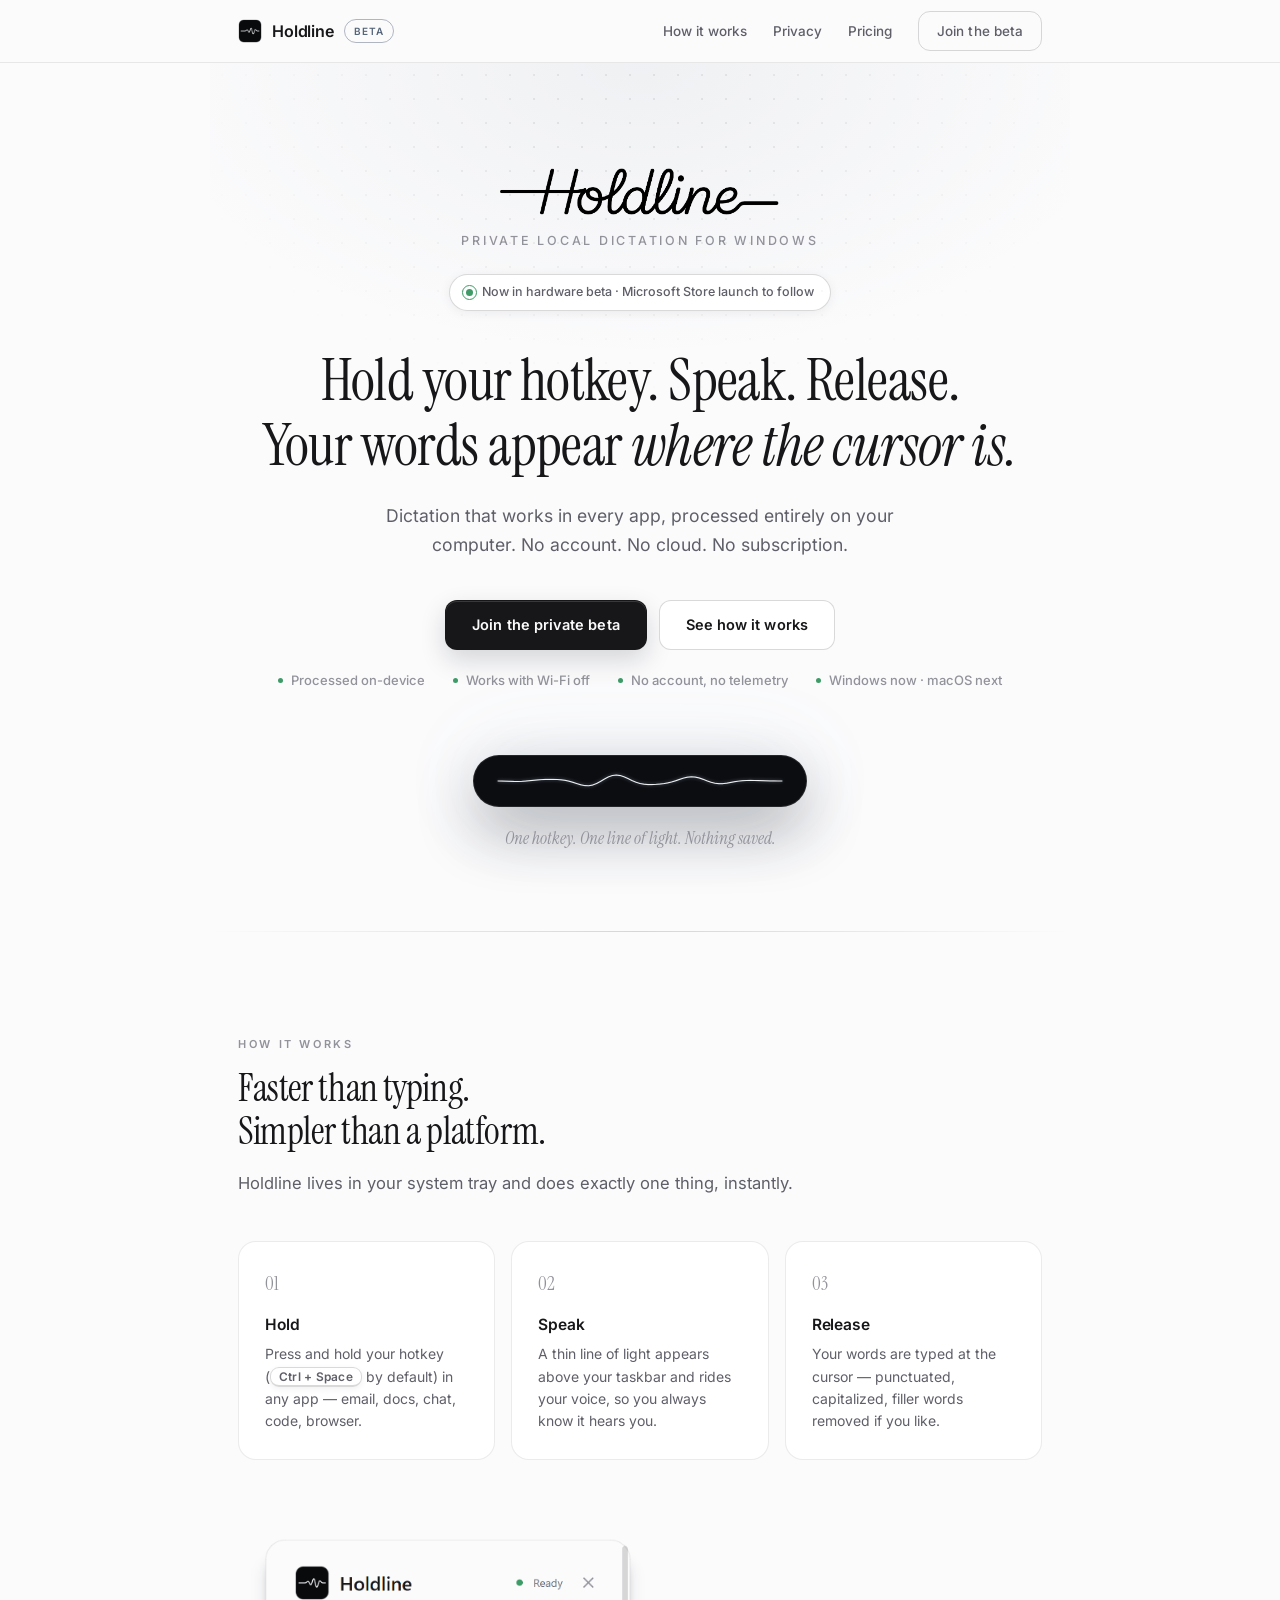
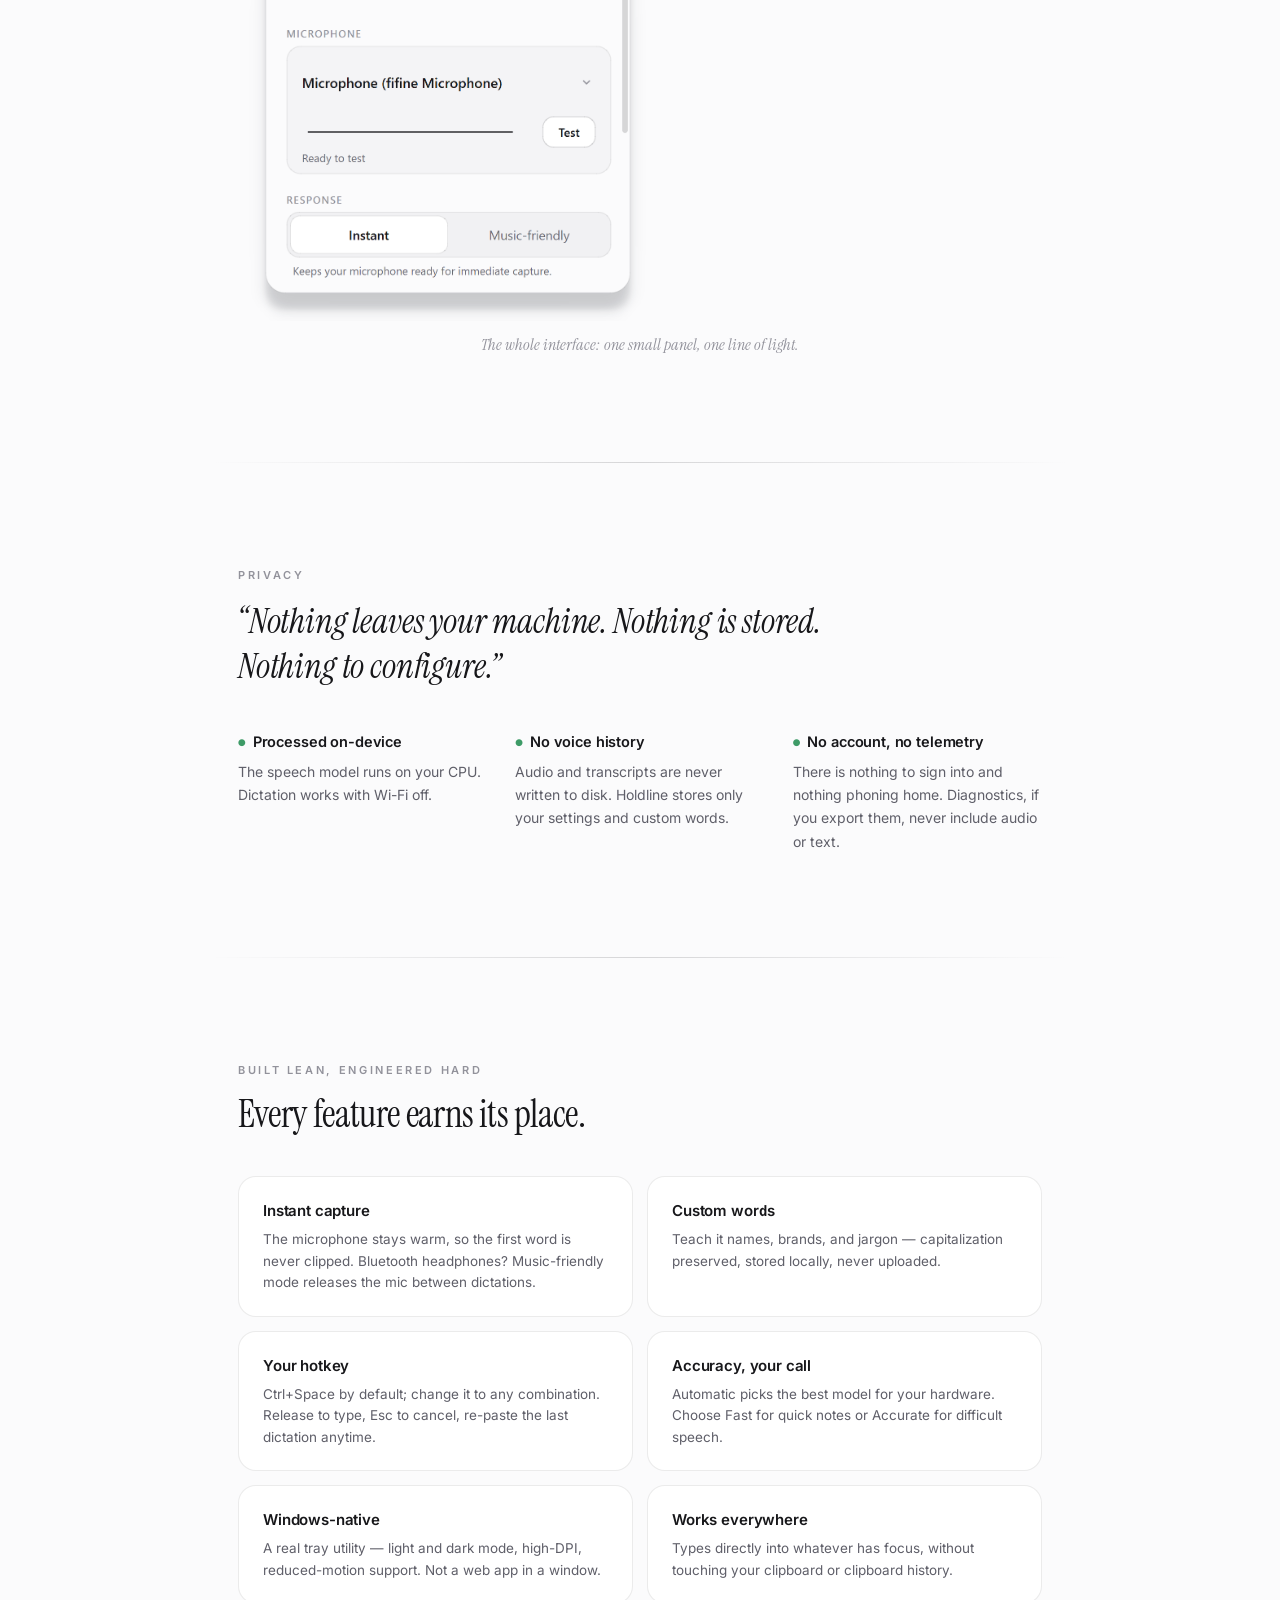
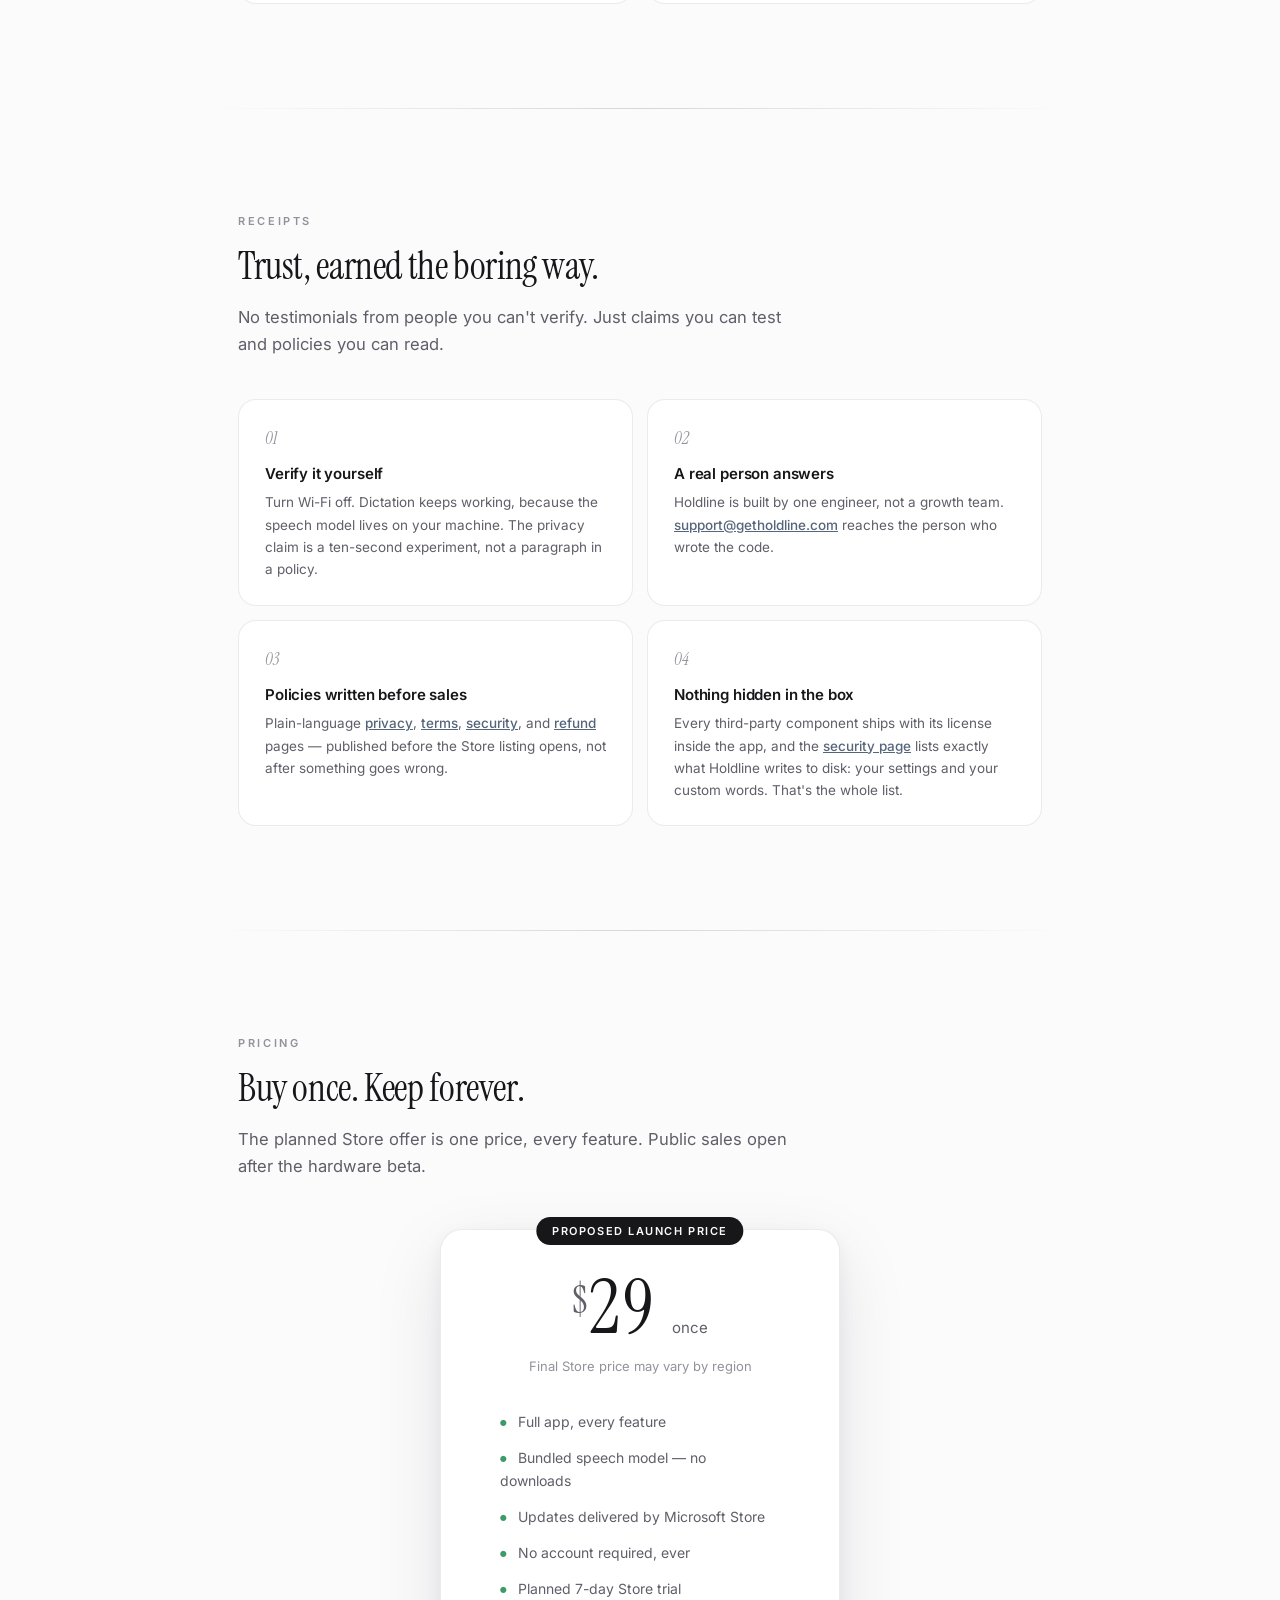
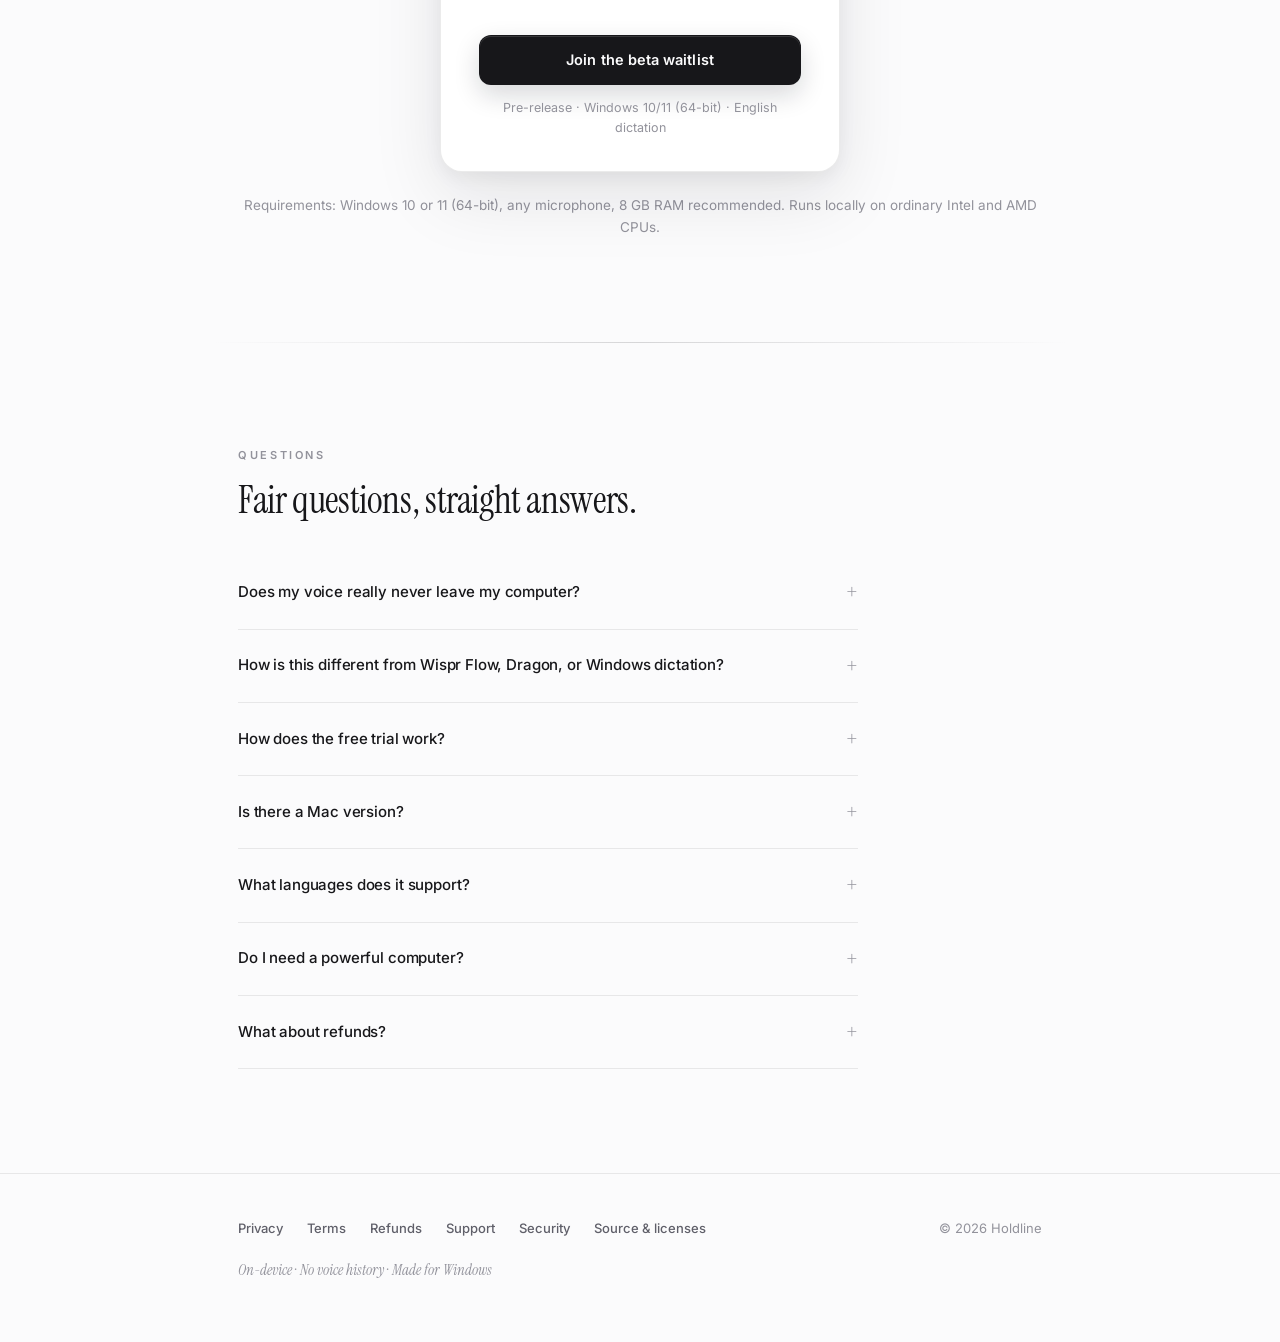
<file: index.html>
<!DOCTYPE html>
<html lang="en">
<head>
<meta charset="UTF-8">
<meta name="viewport" content="width=device-width, initial-scale=1.0">
<title>Holdline — private local dictation for Windows</title>
<meta name="description" content="Hold a hotkey, speak, release — your words appear where the cursor is. Private, on-device English dictation for Windows. Join the Holdline beta.">
<link rel="icon" href="assets/favicon.ico">
<meta property="og:title" content="Holdline — private local dictation for Windows">
<meta property="og:description" content="One hotkey. One line of light. Nothing saved. Join the Windows beta.">
<meta property="og:type" content="website">
<meta property="og:url" content="https://getholdline.com">
<noscript><style>[data-reveal]{opacity:1 !important;transform:none !important}</style></noscript>
<style>
/* Self-hosted type — nothing loads from third parties on this page. */
@font-face{font-family:"Instrument Serif";src:url(assets/fonts/instrumentserif-400-normal.woff2) format("woff2");font-weight:400;font-style:normal;font-display:swap}
@font-face{font-family:"Instrument Serif";src:url(assets/fonts/instrumentserif-400-italic.woff2) format("woff2");font-weight:400;font-style:italic;font-display:swap}
@font-face{font-family:"Inter";src:url(assets/fonts/inter-400-normal.woff2) format("woff2");font-weight:400;font-style:normal;font-display:swap}
@font-face{font-family:"Inter";src:url(assets/fonts/inter-500-normal.woff2) format("woff2");font-weight:500;font-style:normal;font-display:swap}
@font-face{font-family:"Inter";src:url(assets/fonts/inter-600-normal.woff2) format("woff2");font-weight:600;font-style:normal;font-display:swap}

:root{
  --bg:#FBFBFC; --surface:#FFFFFF; --surface-2:#F4F4F6;
  --text:#17171A; --text-2:#5F5F69; --text-3:#92929B;
  --border:rgba(0,0,0,.08); --border-strong:rgba(20,20,25,.16);
  --accent:#55657A; --green:#3E9B67; --wave:#2B2B30;
  --radius:22px; --radius-ctl:12px;
  --font-display:"Instrument Serif",Georgia,"Times New Roman",serif;
  --font-body:"Inter","Segoe UI Variable Text","Segoe UI",system-ui,sans-serif;
  --shadow-soft:0 24px 70px rgba(15,18,28,.10),0 6px 18px rgba(15,18,28,.05);
}
@media (prefers-color-scheme: dark){
  :root{
    --bg:#161618; --surface:#1E1E21; --surface-2:#222226;
    --text:#F5F5F7; --text-2:#A8A8B1; --text-3:#7A7A83;
    --border:rgba(255,255,255,.09); --border-strong:rgba(255,255,255,.18);
    --accent:#8DA0B8; --green:#5CBB86; --wave:#D9D9DE;
    --shadow-soft:0 24px 70px rgba(0,0,0,.45),0 6px 18px rgba(0,0,0,.3);
  }
  .wordmark{filter:invert(1)}
  .shot-light{display:none}
  .shot-dark{display:block}
}
@media (prefers-color-scheme: light){
  .shot-dark{display:none}
  .shot-light{display:block}
}
*{box-sizing:border-box;margin:0;padding:0}
html{scroll-behavior:smooth}
body{
  font-family:var(--font-body);
  background:var(--bg); color:var(--text);
  font-size:16px; line-height:1.65;
  -webkit-font-smoothing:antialiased; text-rendering:optimizeLegibility;
}
::selection{background:color-mix(in srgb, var(--accent) 24%, transparent)}
.container{max-width:860px;margin:0 auto;padding:0 28px}
a{color:var(--accent)}

/* reveal-on-scroll (disabled under reduced motion) */
[data-reveal]{opacity:0;transform:translateY(14px);
  transition:opacity .7s cubic-bezier(.2,.6,.2,1), transform .7s cubic-bezier(.2,.6,.2,1)}
[data-reveal].in{opacity:1;transform:none}
@media (prefers-reduced-motion: reduce){
  [data-reveal]{opacity:1;transform:none;transition:none}
  html{scroll-behavior:auto}
}

/* header */
header{
  position:sticky;top:0;z-index:50;
  background:color-mix(in srgb, var(--bg) 86%, transparent);
  backdrop-filter:blur(14px);
  border-bottom:1px solid var(--border);
}
.nav{display:flex;align-items:center;gap:20px;height:62px}
.nav .brand{font-weight:600;font-size:16px;letter-spacing:-.01em;color:var(--text);
  text-decoration:none;display:flex;align-items:center;gap:10px}
.nav .brand img{width:24px;height:24px;border-radius:6px}
.nav .links{margin-left:auto;display:flex;gap:26px;align-items:center}
.nav .links a{color:var(--text-2);text-decoration:none;font-size:13.5px;font-weight:500}
.nav .links a:hover{color:var(--text)}

.btn{
  display:inline-block;text-decoration:none;text-align:center;
  padding:12px 26px;border-radius:12px;
  font-weight:600;font-size:14.5px;letter-spacing:.005em;
  border:1px solid transparent;cursor:pointer;
  transition:transform .16s ease, box-shadow .16s ease, background .16s ease, opacity .16s ease;
}
.btn-primary{
  background:var(--text);color:var(--bg);
  box-shadow:inset 0 1px 0 rgba(255,255,255,.14), 0 10px 26px rgba(15,18,28,.16);
}
.btn-primary:hover{transform:translateY(-1px);box-shadow:inset 0 1px 0 rgba(255,255,255,.14), 0 14px 32px rgba(15,18,28,.20)}
.btn-secondary{background:var(--surface);border-color:var(--border-strong);color:var(--text)}
.btn-secondary:hover{background:var(--surface-2);transform:translateY(-1px)}
.btn-small{padding:8px 18px;font-size:13.5px}
.btn-ghost{
  background:transparent;border-color:var(--border-strong);
  color:var(--text-2);font-weight:500;box-shadow:none;
}
.btn-ghost:hover{background:var(--surface-2);color:var(--text);transform:none}

/* hero */
.hero{padding:104px 0 78px;text-align:center;position:relative}
.hero::before{
  content:"";position:absolute;inset:0;pointer-events:none;
  background:radial-gradient(720px 420px at 50% 0%,
    color-mix(in srgb, var(--accent) 7%, transparent), transparent 70%);
}
.hero>*{position:relative}
.wordmark{width:min(280px,68vw);height:auto;margin-bottom:8px}
.hero .tag{
  color:var(--text-3);font-size:12.5px;font-weight:500;
  letter-spacing:.22em;text-transform:uppercase;margin-bottom:46px;
}
.hero h1{
  font-family:var(--font-display);font-weight:400;
  font-size:clamp(36px,6vw,58px);letter-spacing:-.01em;
  line-height:1.12;margin-bottom:22px;
}
.hero h1 em{font-style:italic}
.hero .sub{color:var(--text-2);font-size:17.5px;max-width:520px;margin:0 auto 40px;line-height:1.7}
.hero .cta{display:flex;gap:12px;justify-content:center;flex-wrap:wrap;margin-bottom:16px}
.hero .fine{color:var(--text-3);font-size:13px}
kbd{
  background:var(--surface);border:1px solid var(--border-strong);
  border-bottom-width:2px;border-radius:9px;padding:1px 12px 2px;
  font-family:var(--font-body);font-size:.62em;font-weight:600;
  letter-spacing:.02em;white-space:nowrap;vertical-align:.08em;
  box-shadow:0 2px 6px rgba(15,18,28,.06);
}
.steps kbd, .sub kbd{font-size:.85em;padding:1px 8px}

/* the line */
.line-stage{margin:64px auto 0;max-width:520px}
.line-shell{
  background:#0C0D11;border:1px solid rgba(255,255,255,.10);
  border-radius:999px;padding:11px 20px;width:334px;margin:0 auto;
  box-shadow:0 24px 60px rgba(15,18,28,.32), 0 0 90px rgba(120,160,210,.10);
}
canvas#wave{display:block;width:292px;height:28px}
.line-caption{
  font-family:var(--font-display);font-style:italic;
  color:var(--text-3);font-size:16.5px;margin-top:18px;text-align:center;
}

/* sections */
section{padding:104px 0;position:relative}
section::before{
  content:"";position:absolute;top:0;left:50%;transform:translateX(-50%);
  width:min(860px,88vw);height:1px;
  background:linear-gradient(90deg, transparent, var(--border-strong), transparent);
}
.kicker{
  font-size:11px;font-weight:600;letter-spacing:.24em;color:var(--text-3);
  text-transform:uppercase;margin-bottom:14px;
}
h2{
  font-family:var(--font-display);font-weight:400;
  font-size:clamp(28px,4vw,38px);letter-spacing:-.01em;line-height:1.15;
  margin-bottom:16px;
}
.lede{color:var(--text-2);font-size:16.5px;max-width:560px}

.steps{display:grid;grid-template-columns:repeat(3,1fr);gap:16px;margin-top:44px}
.card-hover{transition:transform .18s ease, box-shadow .18s ease, border-color .18s ease}
.card-hover:hover{transform:translateY(-2px);box-shadow:var(--shadow-soft);border-color:var(--border-strong)}
.step{background:var(--surface);border:1px solid var(--border);border-radius:18px;padding:26px}
.step .n{
  font-family:var(--font-display);font-size:19px;color:var(--text-3);
  margin-bottom:12px;
}
.step h3{font-size:15.5px;font-weight:600;margin-bottom:6px;letter-spacing:-.01em}
.step p{color:var(--text-2);font-size:14px;line-height:1.6}

.privacy blockquote{
  font-family:var(--font-display);font-style:italic;font-weight:400;
  font-size:clamp(26px,3.6vw,34px);letter-spacing:-.005em;
  line-height:1.35;max-width:640px;
}
.privacy .points{margin-top:40px;display:grid;grid-template-columns:repeat(3,1fr);gap:28px}
.point{font-size:14px;color:var(--text-2);line-height:1.65}
.point b{display:block;color:var(--text);font-size:14.5px;font-weight:600;margin-bottom:6px;letter-spacing:-.01em}
.point .dot{color:var(--green);margin-right:7px;font-size:9px;vertical-align:2px}

.shot{margin-top:52px;text-align:center}
.shot img{max-width:min(420px,88vw);height:auto;border-radius:18px}
.shot figcaption{font-family:var(--font-display);font-style:italic;color:var(--text-3);font-size:15.5px;margin-top:12px}

.features{display:grid;grid-template-columns:1fr 1fr;gap:14px;margin-top:40px}
.feature{background:var(--surface);border:1px solid var(--border);border-radius:18px;padding:22px 24px}
.feature h3{font-size:15px;font-weight:600;margin-bottom:5px;letter-spacing:-.01em}
.feature p{color:var(--text-2);font-size:13.5px;line-height:1.6}

/* pricing */
.price-card{
  max-width:400px;margin:48px auto 0;background:var(--surface);
  border:1px solid var(--border);border-radius:var(--radius);
  padding:40px 38px 32px;text-align:center;
  box-shadow:var(--shadow-soft);position:relative;
}
.price-badge{
  position:absolute;top:-13px;left:50%;transform:translateX(-50%);
  background:var(--text);color:var(--bg);
  font-size:11px;font-weight:600;letter-spacing:.14em;text-transform:uppercase;
  padding:5px 16px;border-radius:999px;white-space:nowrap;
}
.price{font-family:var(--font-display);font-size:76px;font-weight:400;letter-spacing:.035em;line-height:1}
.price .cur{font-size:.5em;vertical-align:.52em;color:var(--text-2);margin-right:1px;letter-spacing:0}
.price small{font-family:var(--font-body);font-size:15px;color:var(--text-2);font-weight:400;letter-spacing:0}
.price-card .later{color:var(--text-3);font-size:13px;margin:10px 0 26px}
.includes{list-style:none;text-align:left;margin:0 auto 28px;max-width:280px}
.includes li{padding:6.5px 0;font-size:14px;color:var(--text-2)}
.includes li::before{content:"●";color:var(--green);font-size:8px;vertical-align:2px;margin-right:11px}
.price-card .btn{width:100%}
.price-card .fine{color:var(--text-3);font-size:12.5px;margin-top:13px}

/* faq */
.faq{max-width:620px;margin-top:34px}
details{border-bottom:1px solid var(--border);padding:18px 0}
summary{font-weight:500;font-size:15px;cursor:pointer;list-style:none;
  display:flex;justify-content:space-between;align-items:center;gap:16px;letter-spacing:-.01em}
summary::-webkit-details-marker{display:none}
summary::after{content:"+";font-family:var(--font-display);color:var(--text-3);font-size:22px;font-weight:400;flex:none}
details[open] summary::after{content:"–"}
details p{color:var(--text-2);font-size:14px;padding-top:10px;max-width:560px;line-height:1.7}

/* requirements + footer */
.reqs{color:var(--text-3);font-size:13.5px;margin-top:22px}
footer{border-top:1px solid var(--border);padding:44px 0 60px;color:var(--text-3);font-size:13px}
footer .cols{display:flex;justify-content:space-between;gap:24px;flex-wrap:wrap}
footer a{color:var(--text-2);text-decoration:none;margin-right:20px;font-weight:500}
footer a:hover{color:var(--text)}
footer .promise{
  font-family:var(--font-display);font-style:italic;
  font-size:15px;margin-top:18px;
}

/* hero texture: a quiet dot grid fading out from the top */
.hero::after{
  content:"";position:absolute;inset:0 0 30%;pointer-events:none;
  background-image:radial-gradient(
    color-mix(in srgb, var(--text) 8%, transparent) 1px, transparent 1.5px);
  background-size:24px 24px;
  -webkit-mask-image:radial-gradient(640px 380px at 50% 12%, #000 15%, transparent 72%);
  mask-image:radial-gradient(640px 380px at 50% 12%, #000 15%, transparent 72%);
}

/* beta status chip */
.chip{
  display:inline-flex;align-items:center;gap:9px;
  background:var(--surface);border:1px solid var(--border-strong);
  border-radius:999px;padding:7px 16px;
  font-size:12.5px;font-weight:500;color:var(--text-2);
  margin-bottom:38px;box-shadow:0 2px 12px rgba(15,18,28,.06);
}
.chip .pulse{width:7px;height:7px;border-radius:50%;background:var(--green);position:relative;flex:none}
.chip .pulse::after{
  content:"";position:absolute;inset:-4px;border-radius:50%;
  border:1px solid var(--green);animation:chippulse 2.4s ease-out infinite;
}
@keyframes chippulse{0%{transform:scale(.5);opacity:.8}70%,100%{transform:scale(1.4);opacity:0}}

/* trust strip under the CTAs */
.trust-strip{
  display:flex;gap:10px 28px;justify-content:center;flex-wrap:wrap;
  margin-top:20px;font-size:13px;color:var(--text-3);font-weight:500;
}
.trust-strip span{display:inline-flex;align-items:center;gap:8px}
.trust-strip .t-dot{width:5px;height:5px;border-radius:50%;background:var(--green);flex:none}

/* nav beta badge */
.badge{
  font-size:10px;font-weight:600;letter-spacing:.1em;text-transform:uppercase;
  color:var(--accent);border:1px solid color-mix(in srgb, var(--accent) 45%, transparent);
  border-radius:999px;padding:2.5px 9px;
}

/* receipts (trust section) */
.receipts{display:grid;grid-template-columns:1fr 1fr;gap:14px;margin-top:40px}
.receipt{background:var(--surface);border:1px solid var(--border);border-radius:18px;padding:24px 26px}
.receipt .num{font-family:var(--font-display);font-style:italic;color:var(--text-3);font-size:17px;display:block;margin-bottom:10px}
.receipt h3{font-size:15px;font-weight:600;margin-bottom:5px;letter-spacing:-.01em}
.receipt p{color:var(--text-2);font-size:13.5px;line-height:1.65}
.receipt a{font-weight:500}

@media (max-width:720px){
  .steps,.privacy .points,.features,.receipts{grid-template-columns:1fr}
  .nav .links a.hide-sm{display:none}
  section{padding:78px 0}
  .hero{padding:72px 0 60px}
}
@media (max-width:560px){
  html,body{overflow-x:hidden}
  .container{padding-left:18px;padding-right:18px}
  .nav{gap:10px}.nav .links{gap:0}.nav .btn-small{padding:8px 12px}
  .hero{padding-top:64px}
  .wordmark{width:min(245px,72vw)}
  .hero .tag{font-size:10.5px;letter-spacing:.18em}
  .chip{max-width:100%;white-space:normal;justify-content:center;line-height:1.35}
  .hero h1{font-size:clamp(31px,9.2vw,40px)}
  .hero .sub{font-size:16.5px}
  .hero .cta{flex-direction:column;align-items:stretch}
  .hero .cta .btn{width:100%}
  .trust-strip{gap:9px 18px}
  .line-stage{width:100%}
  .line-shell{width:min(334px,calc(100vw - 48px))}
  canvas#wave{width:100%}
  .line-caption{font-size:15px}
}
@media (prefers-reduced-motion: reduce){
  .chip .pulse::after{animation:none;display:none}
}
</style>
</head>
<body>

<header>
  <div class="container nav">
    <a class="brand" href="#top">
      <img src="assets/favicon.ico" alt=""> Holdline <span class="badge">Beta</span>
    </a>
    <nav class="links">
      <a href="#how" class="hide-sm">How it works</a>
      <a href="#privacy" class="hide-sm">Privacy</a>
      <a href="#pricing" class="hide-sm">Pricing</a>
      <a class="btn btn-ghost btn-small beta-link" href="mailto:support@getholdline.com?subject=Holdline%20beta">Join the beta</a>
    </nav>
  </div>
</header>

<main id="top">

  <div class="container hero">
    <img class="wordmark" src="assets/holdline-wordmark.png" alt="Holdline">
    <div class="tag" style="margin-bottom:22px">Private local dictation for Windows</div>
    <div><span class="chip"><span class="pulse"></span>Now in hardware beta · Microsoft Store launch to follow</span></div>
    <h1>Hold your hotkey. Speak. Release.<br>Your words appear <em>where the cursor is.</em></h1>
    <p class="sub">
      Dictation that works in every app, processed entirely on your computer.
      No account. No cloud. No subscription.
    </p>
    <div class="cta">
      <a class="btn btn-primary beta-link" href="mailto:support@getholdline.com?subject=Holdline%20beta">Join the private beta</a>
      <a class="btn btn-secondary" href="#how">See how it works</a>
    </div>
    <div class="trust-strip" aria-label="Holdline commitments">
      <span><span class="t-dot"></span>Processed on-device</span>
      <span><span class="t-dot"></span>Works with Wi-Fi off</span>
      <span><span class="t-dot"></span>No account, no telemetry</span>
      <span><span class="t-dot"></span>Windows now · macOS next</span>
    </div>

    <div class="line-stage">
      <div class="line-shell"><canvas id="wave" width="584" height="56"></canvas></div>
      <div class="line-caption">One hotkey. One line of light. Nothing saved.</div>
    </div>
  </div>

  <section id="how">
    <div class="container" data-reveal>
      <div class="kicker">How it works</div>
      <h2>Faster than typing.<br>Simpler than a platform.</h2>
      <p class="lede">Holdline lives in your system tray and does exactly one thing, instantly.</p>
      <div class="steps">
        <div class="step card-hover"><div class="n">01</div><h3>Hold</h3>
          <p>Press and hold your hotkey (<kbd>Ctrl + Space</kbd> by default) in any app — email, docs, chat, code, browser.</p></div>
        <div class="step card-hover"><div class="n">02</div><h3>Speak</h3>
          <p>A thin line of light appears above your taskbar and rides your voice, so you always know it hears you.</p></div>
        <div class="step card-hover"><div class="n">03</div><h3>Release</h3>
          <p>Your words are typed at the cursor — punctuated, capitalized, filler words removed if you like.</p></div>
      </div>
      <figure class="shot">
        <img class="shot-light" src="assets/panel-main-light.png" alt="The Holdline control panel: microphone test, response mode, and settings">
        <img class="shot-dark" src="assets/panel-main-dark.png" alt="The Holdline control panel in dark mode">
        <figcaption>The whole interface: one small panel, one line of light.</figcaption>
      </figure>
    </div>
  </section>

  <section id="privacy" class="privacy">
    <div class="container" data-reveal>
      <div class="kicker">Privacy</div>
      <blockquote>“Nothing leaves your machine. Nothing is stored. Nothing to&nbsp;configure.”</blockquote>
      <div class="points">
        <div class="point"><b><span class="dot">●</span>Processed on-device</b>
          The speech model runs on your CPU. Dictation works with Wi-Fi off.</div>
        <div class="point"><b><span class="dot">●</span>No voice history</b>
          Audio and transcripts are never written to disk. Holdline stores only your settings and custom words.</div>
        <div class="point"><b><span class="dot">●</span>No account, no telemetry</b>
          There is nothing to sign into and nothing phoning home. Diagnostics, if you export them, never include audio or text.</div>
      </div>
    </div>
  </section>

  <section id="features">
    <div class="container" data-reveal>
      <div class="kicker">Built lean, engineered hard</div>
      <h2>Every feature earns its place.</h2>
      <div class="features">
        <div class="feature card-hover"><h3>Instant capture</h3>
          <p>The microphone stays warm, so the first word is never clipped. Bluetooth headphones? Music-friendly mode releases the mic between dictations.</p></div>
        <div class="feature card-hover"><h3>Custom words</h3>
          <p>Teach it names, brands, and jargon — capitalization preserved, stored locally, never uploaded.</p></div>
        <div class="feature card-hover"><h3>Your hotkey</h3>
          <p>Ctrl+Space by default; change it to any combination. Release to type, Esc to cancel, re-paste the last dictation anytime.</p></div>
        <div class="feature card-hover"><h3>Accuracy, your call</h3>
          <p>Automatic picks the best model for your hardware. Choose Fast for quick notes or Accurate for difficult speech.</p></div>
        <div class="feature card-hover"><h3>Windows-native</h3>
          <p>A real tray utility — light and dark mode, high-DPI, reduced-motion support. Not a web app in a window.</p></div>
        <div class="feature card-hover"><h3>Works everywhere</h3>
          <p>Types directly into whatever has focus, without touching your clipboard or clipboard history.</p></div>
      </div>
    </div>
  </section>

  <section id="trust">
    <div class="container" data-reveal>
      <div class="kicker">Receipts</div>
      <h2>Trust, earned the boring way.</h2>
      <p class="lede">No testimonials from people you can't verify. Just claims you can test and policies you can read.</p>
      <div class="receipts">
        <div class="receipt card-hover"><span class="num">01</span>
          <h3>Verify it yourself</h3>
          <p>Turn Wi-Fi off. Dictation keeps working, because the speech model lives on your machine. The privacy claim is a ten-second experiment, not a paragraph in a policy.</p></div>
        <div class="receipt card-hover"><span class="num">02</span>
          <h3>A real person answers</h3>
          <p>Holdline is built by one engineer, not a growth team. <a href="mailto:support@getholdline.com">support@getholdline.com</a> reaches the person who wrote the code.</p></div>
        <div class="receipt card-hover"><span class="num">03</span>
          <h3>Policies written before sales</h3>
          <p>Plain-language <a href="privacy.html">privacy</a>, <a href="terms.html">terms</a>, <a href="security.html">security</a>, and <a href="refunds.html">refund</a> pages — published before the Store listing opens, not after something goes wrong.</p></div>
        <div class="receipt card-hover"><span class="num">04</span>
          <h3>Nothing hidden in the box</h3>
          <p>Every third-party component ships with its license inside the app, and the <a href="security.html">security page</a> lists exactly what Holdline writes to disk: your settings and your custom words. That's the whole list.</p></div>
      </div>
    </div>
  </section>

  <section id="pricing">
    <div class="container" data-reveal>
      <div class="kicker">Pricing</div>
      <h2>Buy once. Keep forever.</h2>
      <p class="lede">The planned Store offer is one price, every feature. Public sales open after the hardware beta.</p>
      <div class="price-card">
        <div class="price-badge">Proposed launch price</div>
        <div class="price"><span class="cur">$</span>29 <small>once</small></div>
        <div class="later">Final Store price may vary by region</div>
        <ul class="includes">
          <li>Full app, every feature</li>
          <li>Bundled speech model — no downloads</li>
          <li>Updates delivered by Microsoft Store</li>
          <li>No account required, ever</li>
          <li>Planned 7-day Store trial</li>
        </ul>
        <a class="btn btn-primary beta-link" href="mailto:support@getholdline.com?subject=Holdline%20beta" data-beta>Join the beta waitlist</a>
        <div class="fine">Pre-release · Windows 10/11 (64-bit) · English dictation</div>
      </div>
      <p class="reqs" style="text-align:center">
        Requirements: Windows 10 or 11 (64-bit), any microphone, 8 GB RAM recommended.
        Runs locally on ordinary Intel and AMD CPUs.
      </p>
    </div>
  </section>

  <section id="faq">
    <div class="container" data-reveal>
      <div class="kicker">Questions</div>
      <h2>Fair questions, straight answers.</h2>
      <div class="faq">
        <details>
          <summary>Does my voice really never leave my computer?</summary>
          <p>Really. The speech model is bundled inside the installer and runs locally. Dictation works with your network cable unplugged. Audio and transcripts are never saved — the only things Holdline writes to disk are your preferences and any custom words you add.</p>
        </details>
        <details>
          <summary>How is this different from Wispr Flow, Dragon, or Windows dictation?</summary>
          <p>Holdline is deliberately narrow: one hotkey, local English transcription, and direct typing into the active app. It does not require an account or a cloud speech service. The proposed launch price is $29 once.</p>
        </details>
        <details>
          <summary>How does the free trial work?</summary>
          <p>A 7-day Microsoft Store trial is planned for launch. Trial availability and regional terms will be confirmed on the Store listing before sales open.</p>
        </details>
        <details>
          <summary>Is there a Mac version?</summary>
          <p>It's in development — same idea, same privacy: hold a key, speak, release, all on-device. The beta is Windows-first; macOS follows. If you're on a Mac, join the beta list and say so, and you'll be first in line when it's ready.</p>
        </details>
        <details>
          <summary>What languages does it support?</summary>
          <p>Holdline v1 is tuned for English for the lowest latency. More languages are on the roadmap.</p>
        </details>
        <details>
          <summary>Do I need a powerful computer?</summary>
          <p>No. Holdline picks an appropriate local model and runs on ordinary Intel and AMD CPUs. The hardware beta will establish the final minimum and recommended specifications.</p>
        </details>
        <details>
          <summary>What about refunds?</summary>
          <p>Microsoft Store purchases follow the Store's return process and applicable law. Read the <a href="refunds.html">refund policy</a> before buying.</p>
        </details>
      </div>
    </div>
  </section>

</main>

<footer>
  <div class="container">
    <div class="cols">
      <div>
        <a href="privacy.html">Privacy</a>
        <a href="terms.html">Terms</a>
        <a href="refunds.html">Refunds</a>
        <a href="support.html">Support</a>
        <a href="security.html">Security</a>
        <a href="https://github.com/justinjireh/holdline" rel="noopener">Source &amp; licenses</a>
      </div>
      <div>© 2026 Holdline</div>
    </div>
    <div class="promise">On-device · No voice history · Made for Windows</div>
  </div>
</footer>

<script>
/* Replace STORE_URL only after the public Partner Center listing is live. */
const STORE_URL = "";
if (STORE_URL) {
  for (const el of document.querySelectorAll(".beta-link")) {
    el.href = STORE_URL;
    el.textContent = "Get Holdline from Microsoft Store";
  }
}

/* ---- reveal on scroll ---- */
if (!matchMedia("(prefers-reduced-motion: reduce)").matches) {
  const io = new IntersectionObserver((entries) => {
    for (const entry of entries) {
      if (entry.isIntersecting) { entry.target.classList.add("in"); io.unobserve(entry.target); }
    }
  }, { threshold: 0.12 });
  document.querySelectorAll("[data-reveal]").forEach((el) => io.observe(el));
} else {
  document.querySelectorAll("[data-reveal]").forEach((el) => el.classList.add("in"));
}

/* ---- the line of light ------------------------------------------------
   The brand element: a calm hairline that periodically rides a simulated
   voice, exactly in the product's visual language. */
const canvas = document.getElementById("wave");
const cx = canvas.getContext("2d");
const reduced = matchMedia("(prefers-reduced-motion: reduce)").matches;
const N = 73;
const U = Array.from({length: N}, (_, i) => -1 + 2 * i / (N - 1));
const TAPER = U.map(u => Math.max(0, 1 - u * u) ** 1.7);
let phase = 0, phase2 = 0, energy = 0, velocity = 0, target = 0, balance = 0, shownBalance = 0;

/* a little speech script: [duration s, energy, spectral lean] */
const SCRIPT = [[1.6,0,0],[.22,.55,-.4],[.16,.85,.1],[.12,.35,.6],[.2,.7,-.2],
  [.14,.5,.5],[.26,.8,-.5],[.18,.3,.3],[.5,0,0],[.2,.6,-.3],[.16,.9,.2],
  [.14,.45,.6],[.22,.75,-.4],[2.4,0,0]];
let scriptIdx = 0, scriptT = 0;

function springStep(pos, vel, tgt, dt, tau) {
  const omega = 2 / Math.max(.001, tau);
  const disp = pos - tgt, decay = Math.exp(-omega * dt);
  const coupled = (vel + omega * disp) * dt;
  return [tgt + (disp + coupled) * decay, (vel - omega * coupled) * decay];
}

let last = performance.now();
function frame(now) {
  requestAnimationFrame(frame);
  const dt = Math.min(.05, (now - last) / 1000); last = now;

  scriptT += dt;
  const [dur, e, b] = SCRIPT[scriptIdx];
  if (scriptT >= dur) { scriptT = 0; scriptIdx = (scriptIdx + 1) % SCRIPT.length; }
  target = e * (0.75 + 0.25 * Math.sin(now / 90));
  balance = b;

  if (reduced) { energy = 0; } else {
    [energy, velocity] = springStep(energy, velocity, target, dt,
      target > energy ? .02 : .15);
    shownBalance += (balance - shownBalance) * Math.min(1, dt / .12);
    phase += 2 * Math.PI * (0.22 + 0.72 * Math.min(1, energy * 3)) * dt;
    phase2 += 2 * Math.PI * 0.071 * dt;
  }

  const W = canvas.width, H = canvas.height, mid = H / 2;
  cx.clearRect(0, 0, W, H);
  const amp = 18 * (0.16 + 0.84 * energy ** .72) * Math.min(1, energy * 6 + 0.06);
  const s1 = Math.sin(phase), c1 = Math.cos(phase);
  const s2 = Math.sin(-.61 * phase + phase2), c2 = Math.cos(-.61 * phase + phase2);
  cx.beginPath();
  for (let i = 0; i < N; i++) {
    const u = U[i];
    const p = Math.sin(4 * Math.PI * u) * c1 + Math.cos(4 * Math.PI * u) * s1;
    const q = Math.sin(6.7 * Math.PI * u + .64) * c2 + Math.cos(6.7 * Math.PI * u + .64) * s2;
    const lean = Math.max(.2, 1 + .55 * shownBalance * u);
    const y = mid - amp * lean * TAPER[i] * (0.78 * p + 0.22 * q);
    const x = 8 + (u + 1) / 2 * (W - 16);
    i ? cx.lineTo(x, y) : cx.moveTo(x, y);
  }
  cx.strokeStyle = "rgba(247,249,252,.96)";
  cx.lineWidth = 2.2; cx.lineCap = "round"; cx.lineJoin = "round";
  cx.shadowColor = "rgba(200,225,250,.5)"; cx.shadowBlur = 7;
  cx.stroke();
  cx.shadowBlur = 0;
}
requestAnimationFrame(frame);
</script>
</body>
</html>
</file>
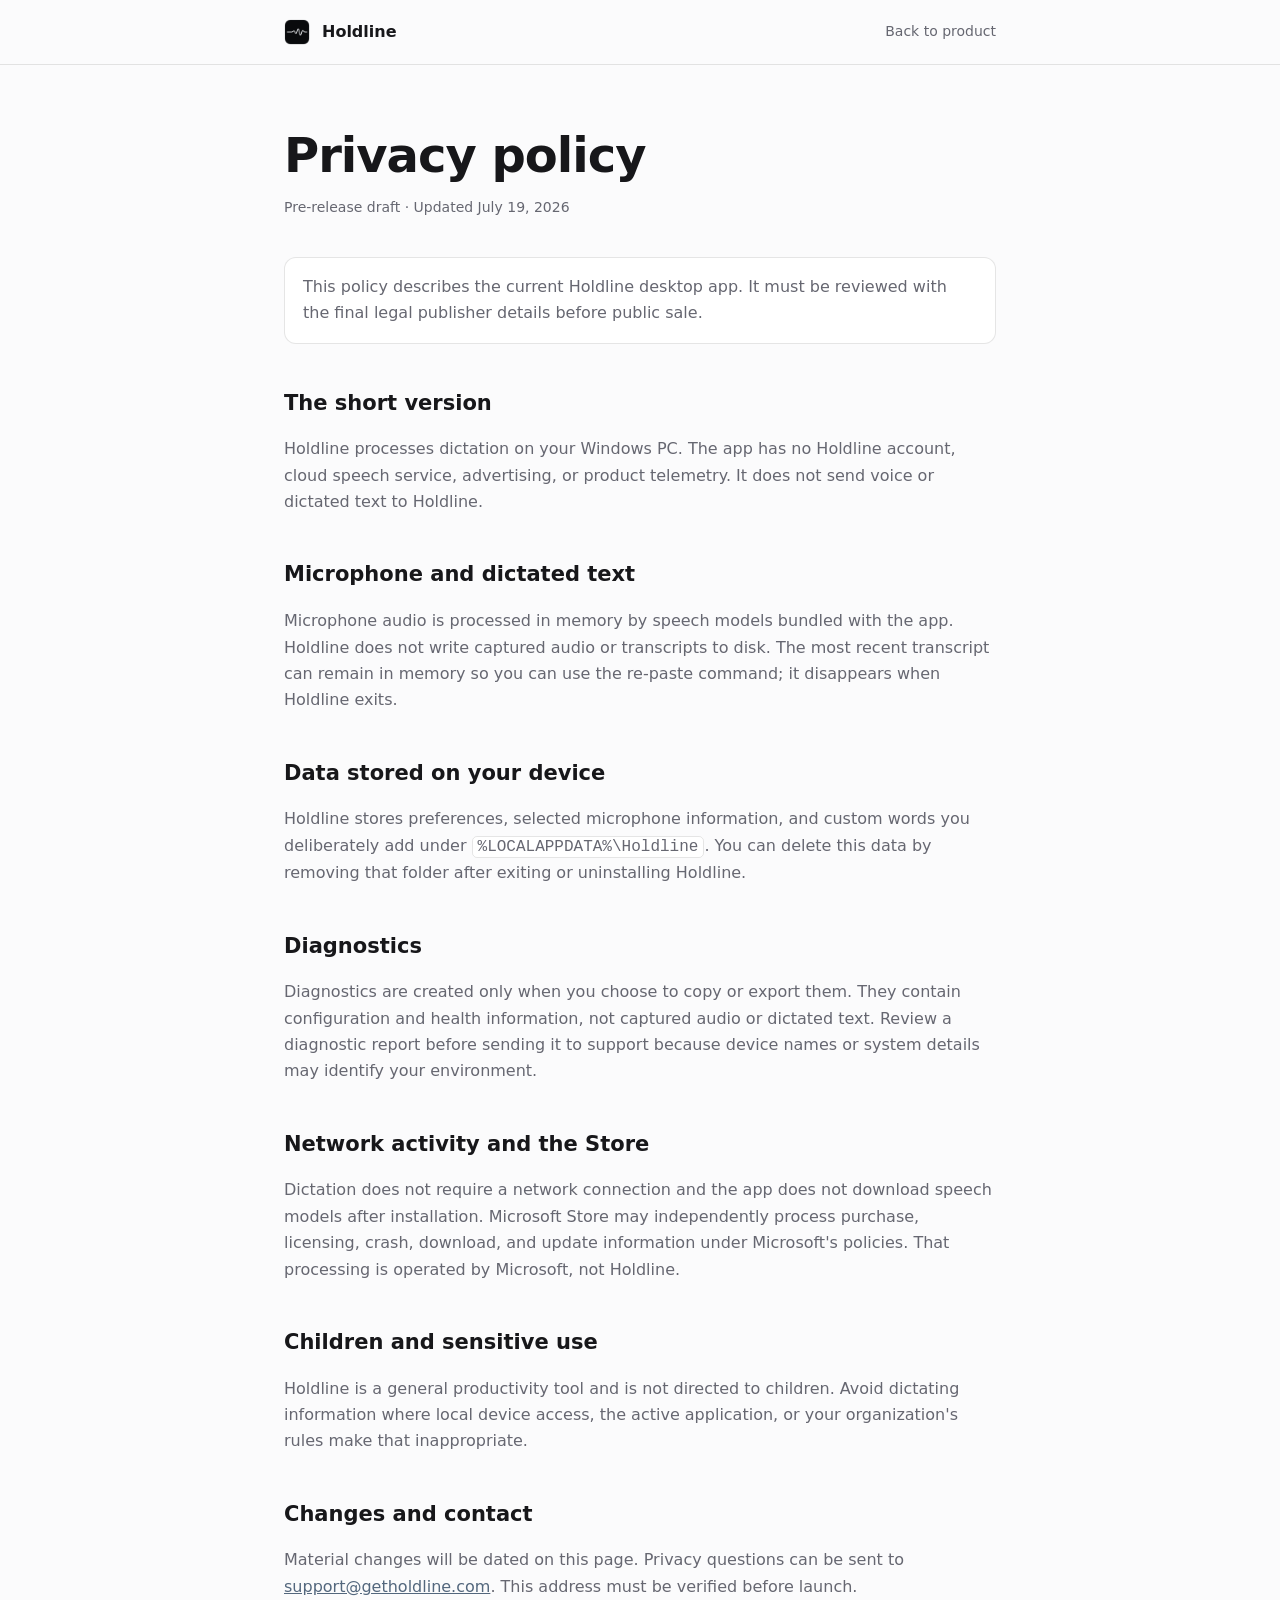
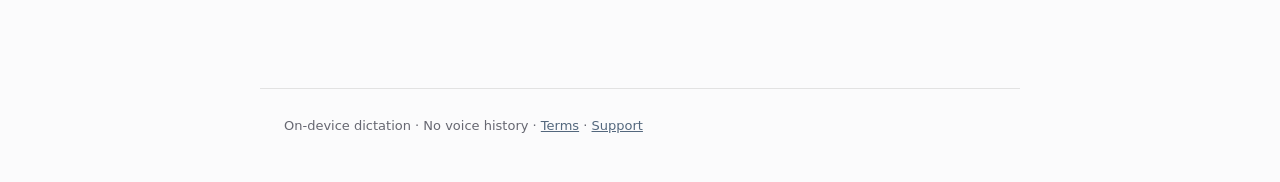
<file: privacy.html>
<!doctype html><html lang="en"><head><meta charset="utf-8"><meta name="viewport" content="width=device-width,initial-scale=1"><title>Privacy — Holdline</title><meta name="description" content="How Holdline handles voice, transcripts, settings, and diagnostics."><link rel="icon" href="assets/favicon.ico"><link rel="stylesheet" href="legal.css"></head><body>
<header><nav><img src="assets/favicon.ico" alt=""><a href="index.html">Holdline</a><a class="back" href="index.html">Back to product</a></nav></header>
<main><h1>Privacy policy</h1><p class="updated">Pre-release draft · Updated July 19, 2026</p>
<p class="notice">This policy describes the current Holdline desktop app. It must be reviewed with the final legal publisher details before public sale.</p>
<h2>The short version</h2><p>Holdline processes dictation on your Windows PC. The app has no Holdline account, cloud speech service, advertising, or product telemetry. It does not send voice or dictated text to Holdline.</p>
<h2>Microphone and dictated text</h2><p>Microphone audio is processed in memory by speech models bundled with the app. Holdline does not write captured audio or transcripts to disk. The most recent transcript can remain in memory so you can use the re-paste command; it disappears when Holdline exits.</p>
<h2>Data stored on your device</h2><p>Holdline stores preferences, selected microphone information, and custom words you deliberately add under <code>%LOCALAPPDATA%\Holdline</code>. You can delete this data by removing that folder after exiting or uninstalling Holdline.</p>
<h2>Diagnostics</h2><p>Diagnostics are created only when you choose to copy or export them. They contain configuration and health information, not captured audio or dictated text. Review a diagnostic report before sending it to support because device names or system details may identify your environment.</p>
<h2>Network activity and the Store</h2><p>Dictation does not require a network connection and the app does not download speech models after installation. Microsoft Store may independently process purchase, licensing, crash, download, and update information under Microsoft's policies. That processing is operated by Microsoft, not Holdline.</p>
<h2>Children and sensitive use</h2><p>Holdline is a general productivity tool and is not directed to children. Avoid dictating information where local device access, the active application, or your organization's rules make that inappropriate.</p>
<h2>Changes and contact</h2><p>Material changes will be dated on this page. Privacy questions can be sent to <a href="mailto:support@getholdline.com?subject=Holdline%20privacy">support@getholdline.com</a>. This address must be verified before launch.</p></main>
<footer>On-device dictation · No voice history · <a href="terms.html">Terms</a> · <a href="support.html">Support</a></footer></body></html>
</file>
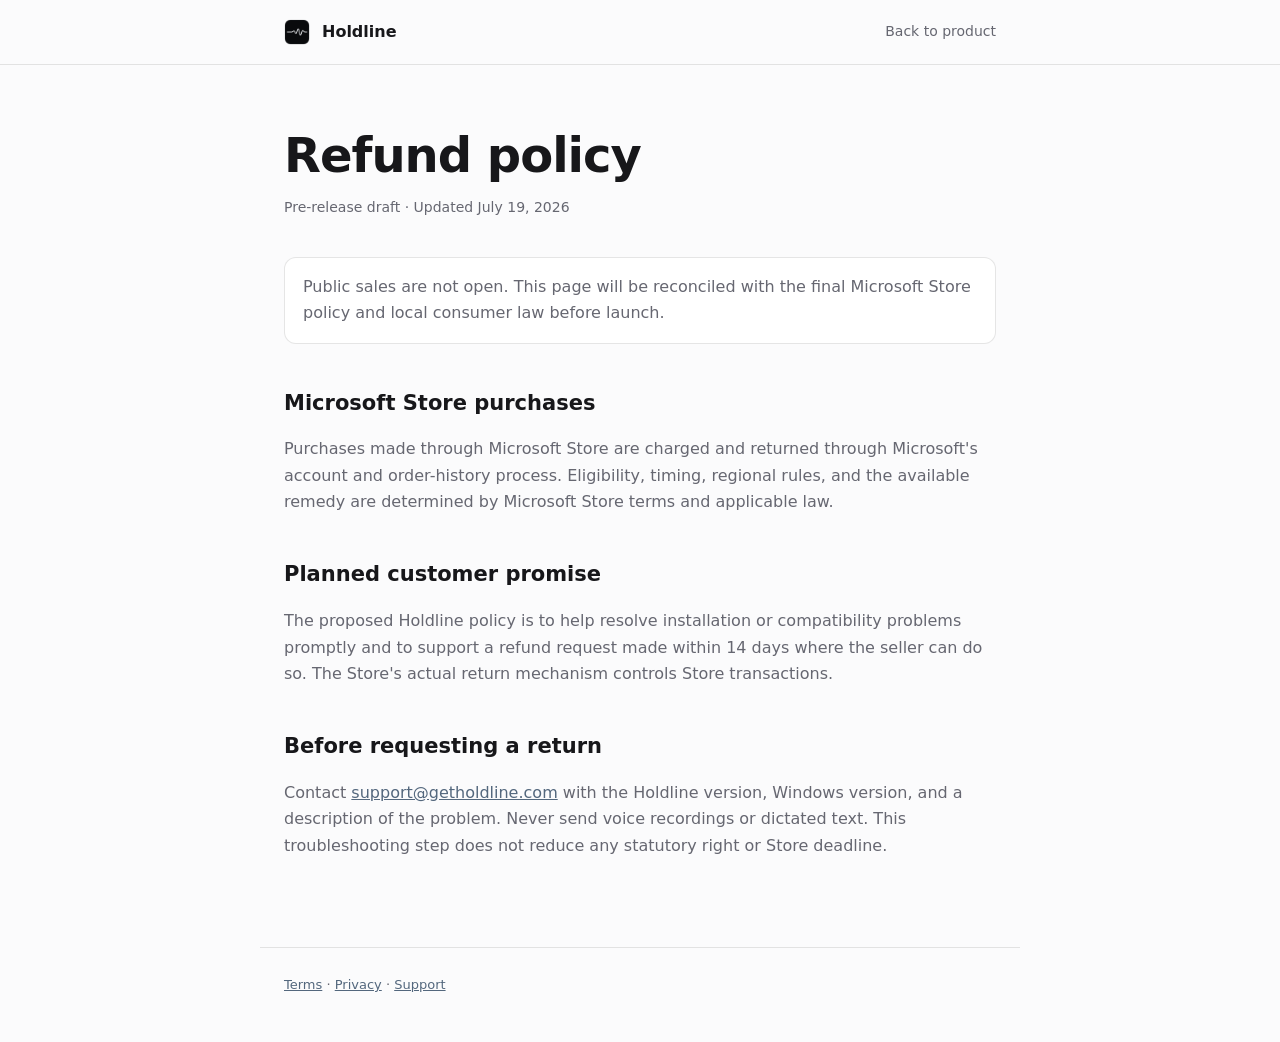
<file: refunds.html>
<!doctype html><html lang="en"><head><meta charset="utf-8"><meta name="viewport" content="width=device-width,initial-scale=1"><title>Refunds — Holdline</title><meta name="description" content="Planned Holdline refund policy and Microsoft Store process."><link rel="icon" href="assets/favicon.ico"><link rel="stylesheet" href="legal.css"></head><body>
<header><nav><img src="assets/favicon.ico" alt=""><a href="index.html">Holdline</a><a class="back" href="index.html">Back to product</a></nav></header>
<main><h1>Refund policy</h1><p class="updated">Pre-release draft · Updated July 19, 2026</p>
<p class="notice">Public sales are not open. This page will be reconciled with the final Microsoft Store policy and local consumer law before launch.</p>
<h2>Microsoft Store purchases</h2><p>Purchases made through Microsoft Store are charged and returned through Microsoft's account and order-history process. Eligibility, timing, regional rules, and the available remedy are determined by Microsoft Store terms and applicable law.</p>
<h2>Planned customer promise</h2><p>The proposed Holdline policy is to help resolve installation or compatibility problems promptly and to support a refund request made within 14 days where the seller can do so. The Store's actual return mechanism controls Store transactions.</p>
<h2>Before requesting a return</h2><p>Contact <a href="mailto:support@getholdline.com?subject=Holdline%20support">support@getholdline.com</a> with the Holdline version, Windows version, and a description of the problem. Never send voice recordings or dictated text. This troubleshooting step does not reduce any statutory right or Store deadline.</p></main>
<footer><a href="terms.html">Terms</a> · <a href="privacy.html">Privacy</a> · <a href="support.html">Support</a></footer></body></html>
</file>
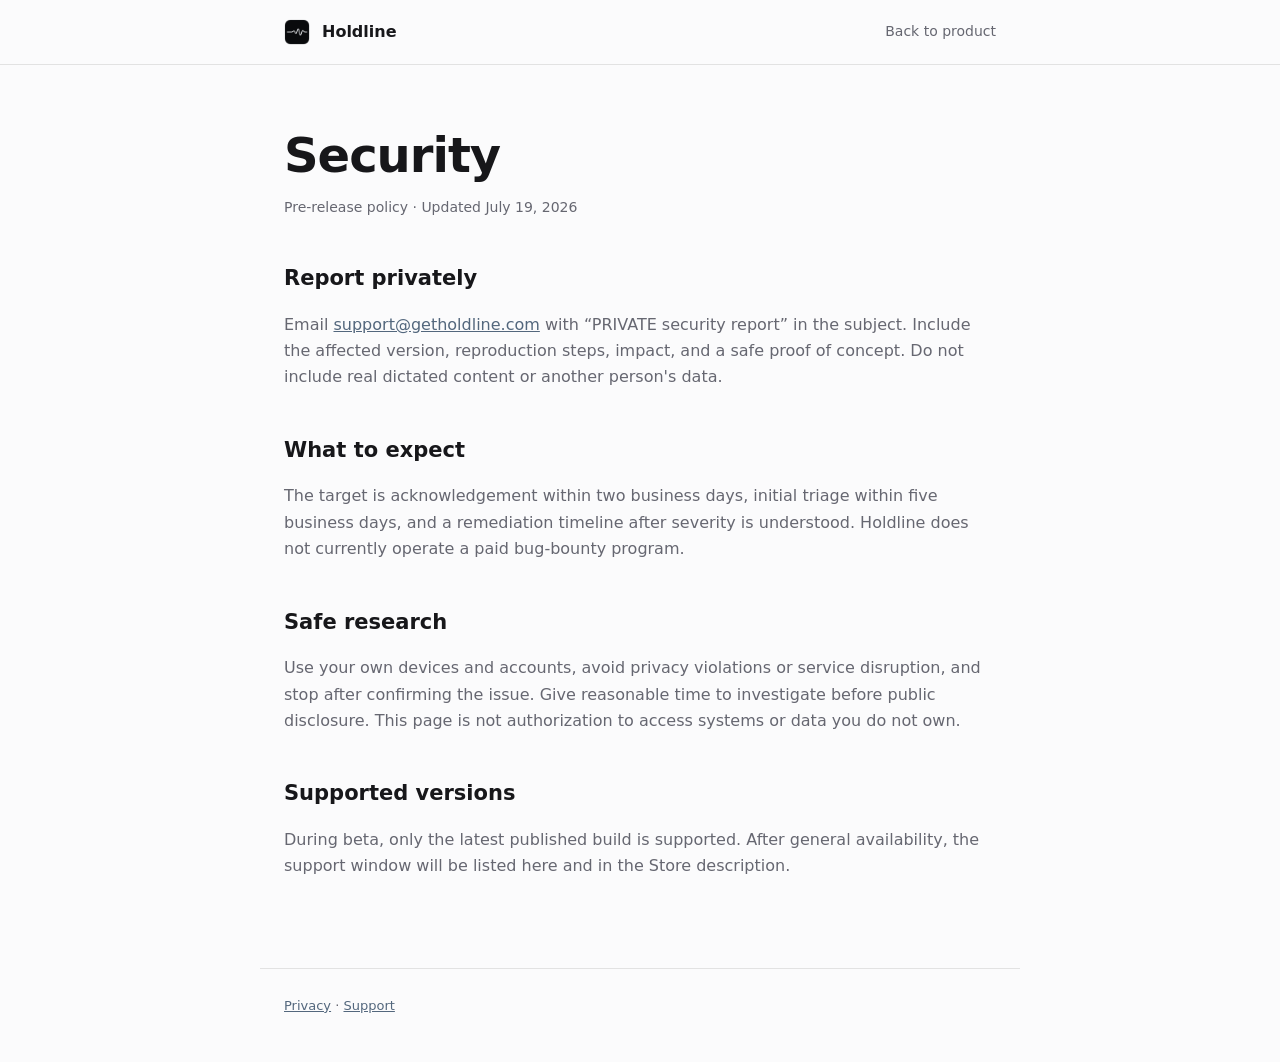
<file: security.html>
<!doctype html><html lang="en"><head><meta charset="utf-8"><meta name="viewport" content="width=device-width,initial-scale=1"><title>Security — Holdline</title><meta name="description" content="Report a Holdline security issue privately."><link rel="icon" href="assets/favicon.ico"><link rel="stylesheet" href="legal.css"></head><body>
<header><nav><img src="assets/favicon.ico" alt=""><a href="index.html">Holdline</a><a class="back" href="index.html">Back to product</a></nav></header>
<main><h1>Security</h1><p class="updated">Pre-release policy · Updated July 19, 2026</p>
<h2>Report privately</h2><p>Email <a href="mailto:support@getholdline.com?subject=PRIVATE%20security%20report">support@getholdline.com</a> with “PRIVATE security report” in the subject. Include the affected version, reproduction steps, impact, and a safe proof of concept. Do not include real dictated content or another person's data.</p>
<h2>What to expect</h2><p>The target is acknowledgement within two business days, initial triage within five business days, and a remediation timeline after severity is understood. Holdline does not currently operate a paid bug-bounty program.</p>
<h2>Safe research</h2><p>Use your own devices and accounts, avoid privacy violations or service disruption, and stop after confirming the issue. Give reasonable time to investigate before public disclosure. This page is not authorization to access systems or data you do not own.</p>
<h2>Supported versions</h2><p>During beta, only the latest published build is supported. After general availability, the support window will be listed here and in the Store description.</p></main>
<footer><a href="privacy.html">Privacy</a> · <a href="support.html">Support</a></footer></body></html>
</file>
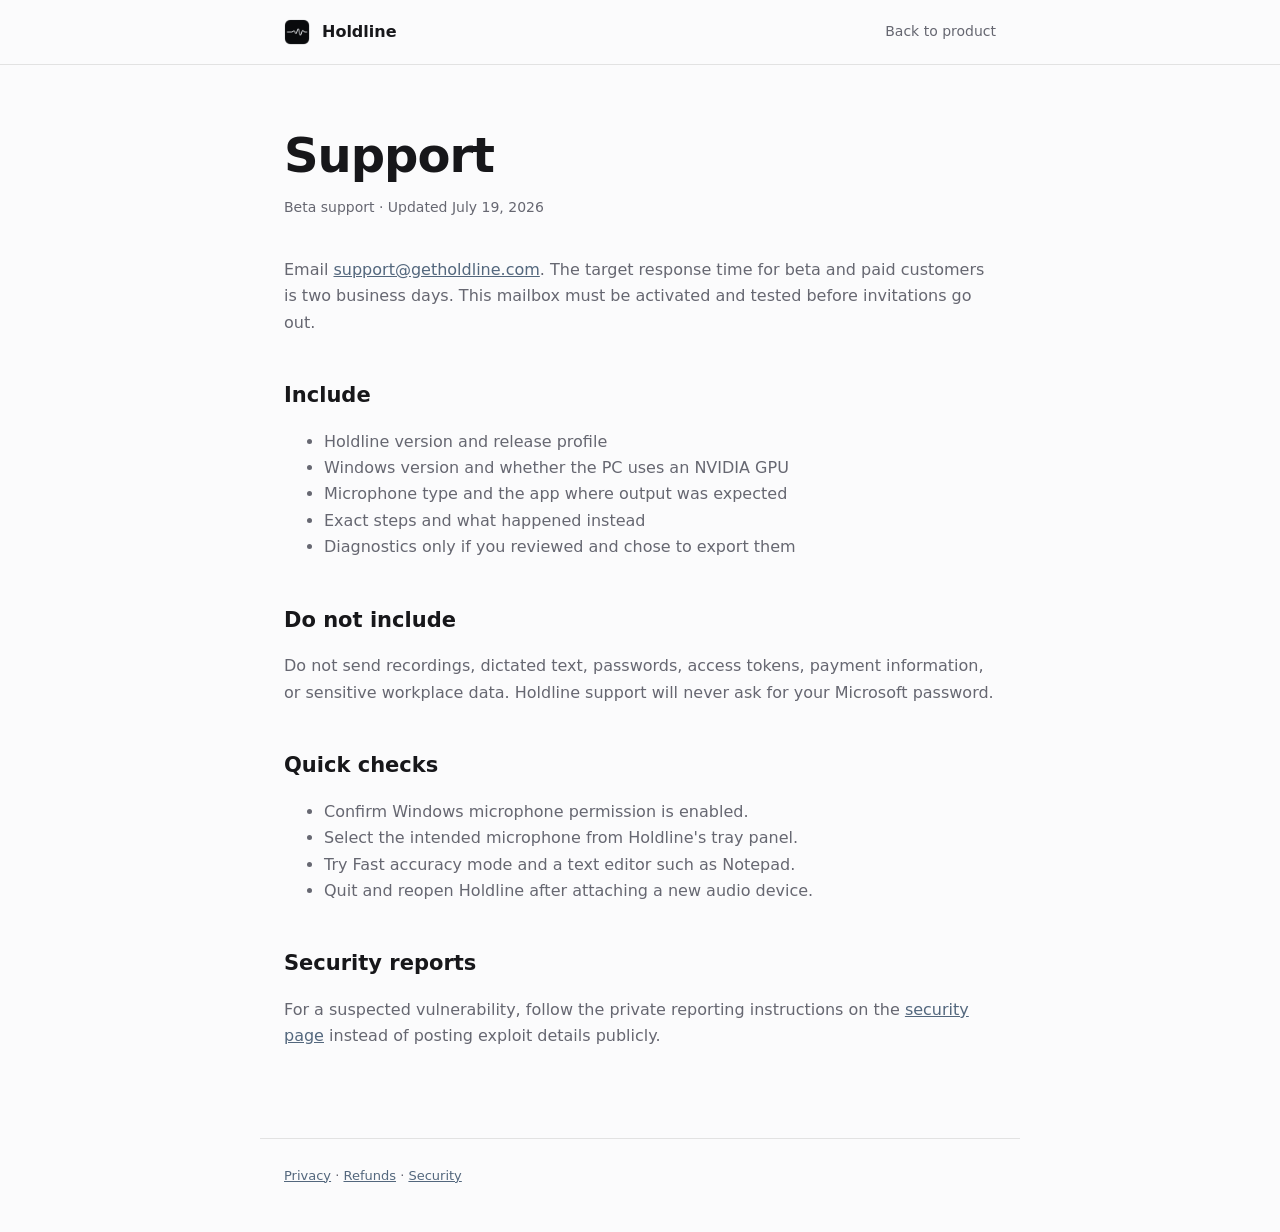
<file: support.html>
<!doctype html><html lang="en"><head><meta charset="utf-8"><meta name="viewport" content="width=device-width,initial-scale=1"><title>Support — Holdline</title><meta name="description" content="Get help with Holdline local dictation for Windows."><link rel="icon" href="assets/favicon.ico"><link rel="stylesheet" href="legal.css"></head><body>
<header><nav><img src="assets/favicon.ico" alt=""><a href="index.html">Holdline</a><a class="back" href="index.html">Back to product</a></nav></header>
<main><h1>Support</h1><p class="updated">Beta support · Updated July 19, 2026</p>
<p>Email <a href="mailto:support@getholdline.com?subject=Holdline%20support">support@getholdline.com</a>. The target response time for beta and paid customers is two business days. This mailbox must be activated and tested before invitations go out.</p>
<h2>Include</h2><ul><li>Holdline version and release profile</li><li>Windows version and whether the PC uses an NVIDIA GPU</li><li>Microphone type and the app where output was expected</li><li>Exact steps and what happened instead</li><li>Diagnostics only if you reviewed and chose to export them</li></ul>
<h2>Do not include</h2><p>Do not send recordings, dictated text, passwords, access tokens, payment information, or sensitive workplace data. Holdline support will never ask for your Microsoft password.</p>
<h2>Quick checks</h2><ul><li>Confirm Windows microphone permission is enabled.</li><li>Select the intended microphone from Holdline's tray panel.</li><li>Try Fast accuracy mode and a text editor such as Notepad.</li><li>Quit and reopen Holdline after attaching a new audio device.</li></ul>
<h2>Security reports</h2><p>For a suspected vulnerability, follow the private reporting instructions on the <a href="security.html">security page</a> instead of posting exploit details publicly.</p></main>
<footer><a href="privacy.html">Privacy</a> · <a href="refunds.html">Refunds</a> · <a href="security.html">Security</a></footer></body></html>
</file>
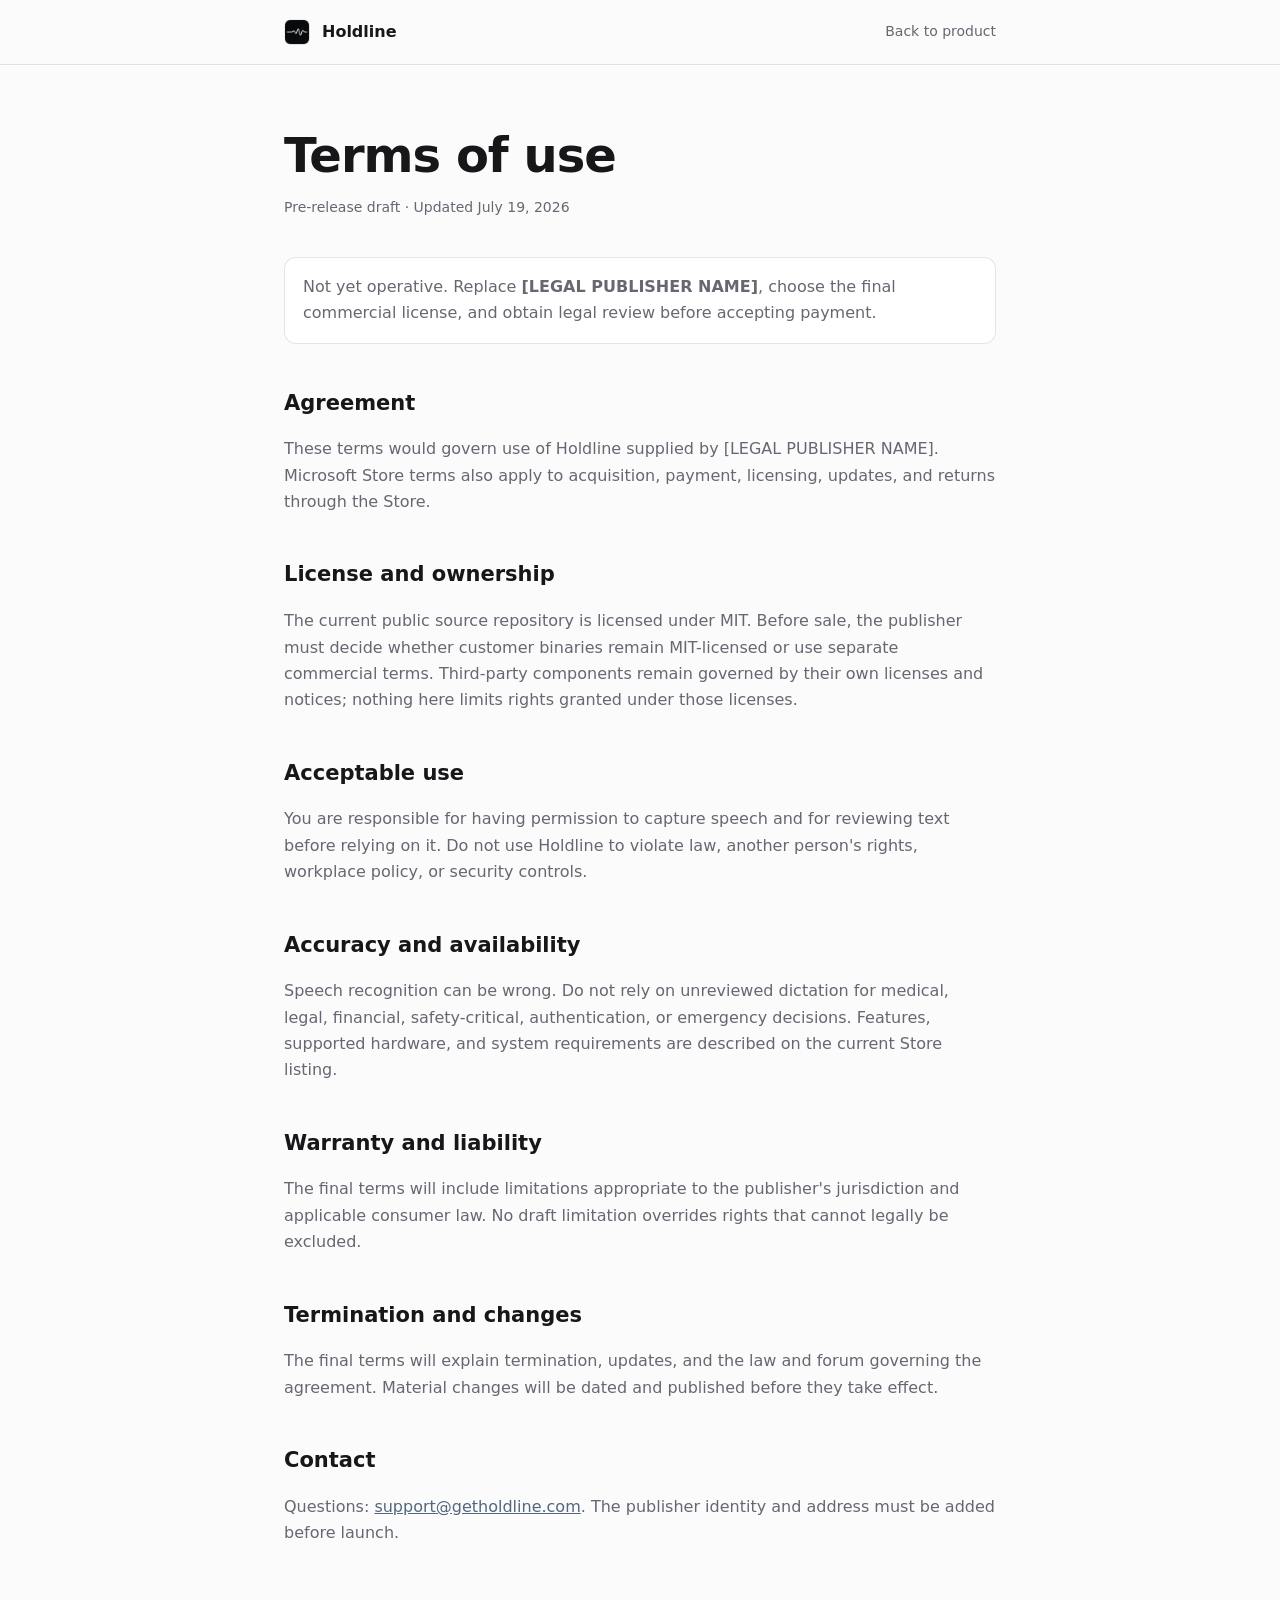
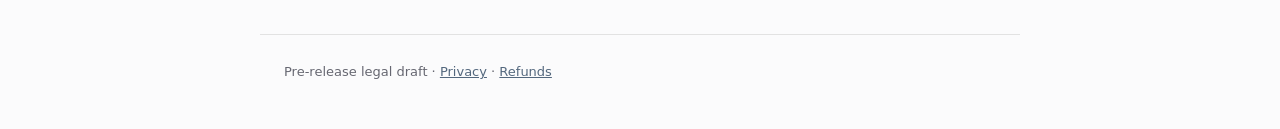
<file: terms.html>
<!doctype html><html lang="en"><head><meta charset="utf-8"><meta name="viewport" content="width=device-width,initial-scale=1"><title>Terms — Holdline</title><meta name="description" content="Pre-release Holdline terms of use."><link rel="icon" href="assets/favicon.ico"><link rel="stylesheet" href="legal.css"></head><body>
<header><nav><img src="assets/favicon.ico" alt=""><a href="index.html">Holdline</a><a class="back" href="index.html">Back to product</a></nav></header>
<main><h1>Terms of use</h1><p class="updated">Pre-release draft · Updated July 19, 2026</p>
<p class="notice">Not yet operative. Replace <strong>[LEGAL PUBLISHER NAME]</strong>, choose the final commercial license, and obtain legal review before accepting payment.</p>
<h2>Agreement</h2><p>These terms would govern use of Holdline supplied by [LEGAL PUBLISHER NAME]. Microsoft Store terms also apply to acquisition, payment, licensing, updates, and returns through the Store.</p>
<h2>License and ownership</h2><p>The current public source repository is licensed under MIT. Before sale, the publisher must decide whether customer binaries remain MIT-licensed or use separate commercial terms. Third-party components remain governed by their own licenses and notices; nothing here limits rights granted under those licenses.</p>
<h2>Acceptable use</h2><p>You are responsible for having permission to capture speech and for reviewing text before relying on it. Do not use Holdline to violate law, another person's rights, workplace policy, or security controls.</p>
<h2>Accuracy and availability</h2><p>Speech recognition can be wrong. Do not rely on unreviewed dictation for medical, legal, financial, safety-critical, authentication, or emergency decisions. Features, supported hardware, and system requirements are described on the current Store listing.</p>
<h2>Warranty and liability</h2><p>The final terms will include limitations appropriate to the publisher's jurisdiction and applicable consumer law. No draft limitation overrides rights that cannot legally be excluded.</p>
<h2>Termination and changes</h2><p>The final terms will explain termination, updates, and the law and forum governing the agreement. Material changes will be dated and published before they take effect.</p>
<h2>Contact</h2><p>Questions: <a href="mailto:support@getholdline.com?subject=Holdline%20terms">support@getholdline.com</a>. The publisher identity and address must be added before launch.</p></main>
<footer>Pre-release legal draft · <a href="privacy.html">Privacy</a> · <a href="refunds.html">Refunds</a></footer></body></html>
</file>
<file: legal.css>
:root{color-scheme:light dark;--bg:#fbfbfc;--card:#fff;--text:#17171a;--muted:#666771;--line:rgba(0,0,0,.1);--accent:#53677d}
@media(prefers-color-scheme:dark){:root{--bg:#171719;--card:#202024;--text:#f5f5f7;--muted:#a6a6af;--line:rgba(255,255,255,.11);--accent:#9eb1c7}}
*{box-sizing:border-box}body{margin:0;background:var(--bg);color:var(--text);font:16px/1.65 "Segoe UI Variable Text","Segoe UI",system-ui,sans-serif;-webkit-font-smoothing:antialiased}
header{border-bottom:1px solid var(--line)}nav,main,footer{max-width:760px;margin:auto;padding:0 24px}nav{height:64px;display:flex;align-items:center;gap:12px}nav img{width:26px;height:26px;border-radius:7px}nav a{font-weight:650;color:var(--text);text-decoration:none}nav .back{margin-left:auto;color:var(--muted);font-size:14px;font-weight:500}
main{padding-top:64px;padding-bottom:72px}h1{font-size:clamp(32px,6vw,48px);line-height:1.1;letter-spacing:-1px;margin:0 0 10px}h2{font-size:21px;margin:42px 0 8px}p,li{color:var(--muted)}a{color:var(--accent)}.updated{font-size:14px;color:var(--muted);margin-bottom:38px}.notice{padding:16px 18px;border:1px solid var(--line);background:var(--card);border-radius:12px;color:var(--muted)}code{background:var(--card);border:1px solid var(--line);border-radius:5px;padding:1px 5px}footer{border-top:1px solid var(--line);padding-top:26px;padding-bottom:46px;color:var(--muted);font-size:13px}
</file>
